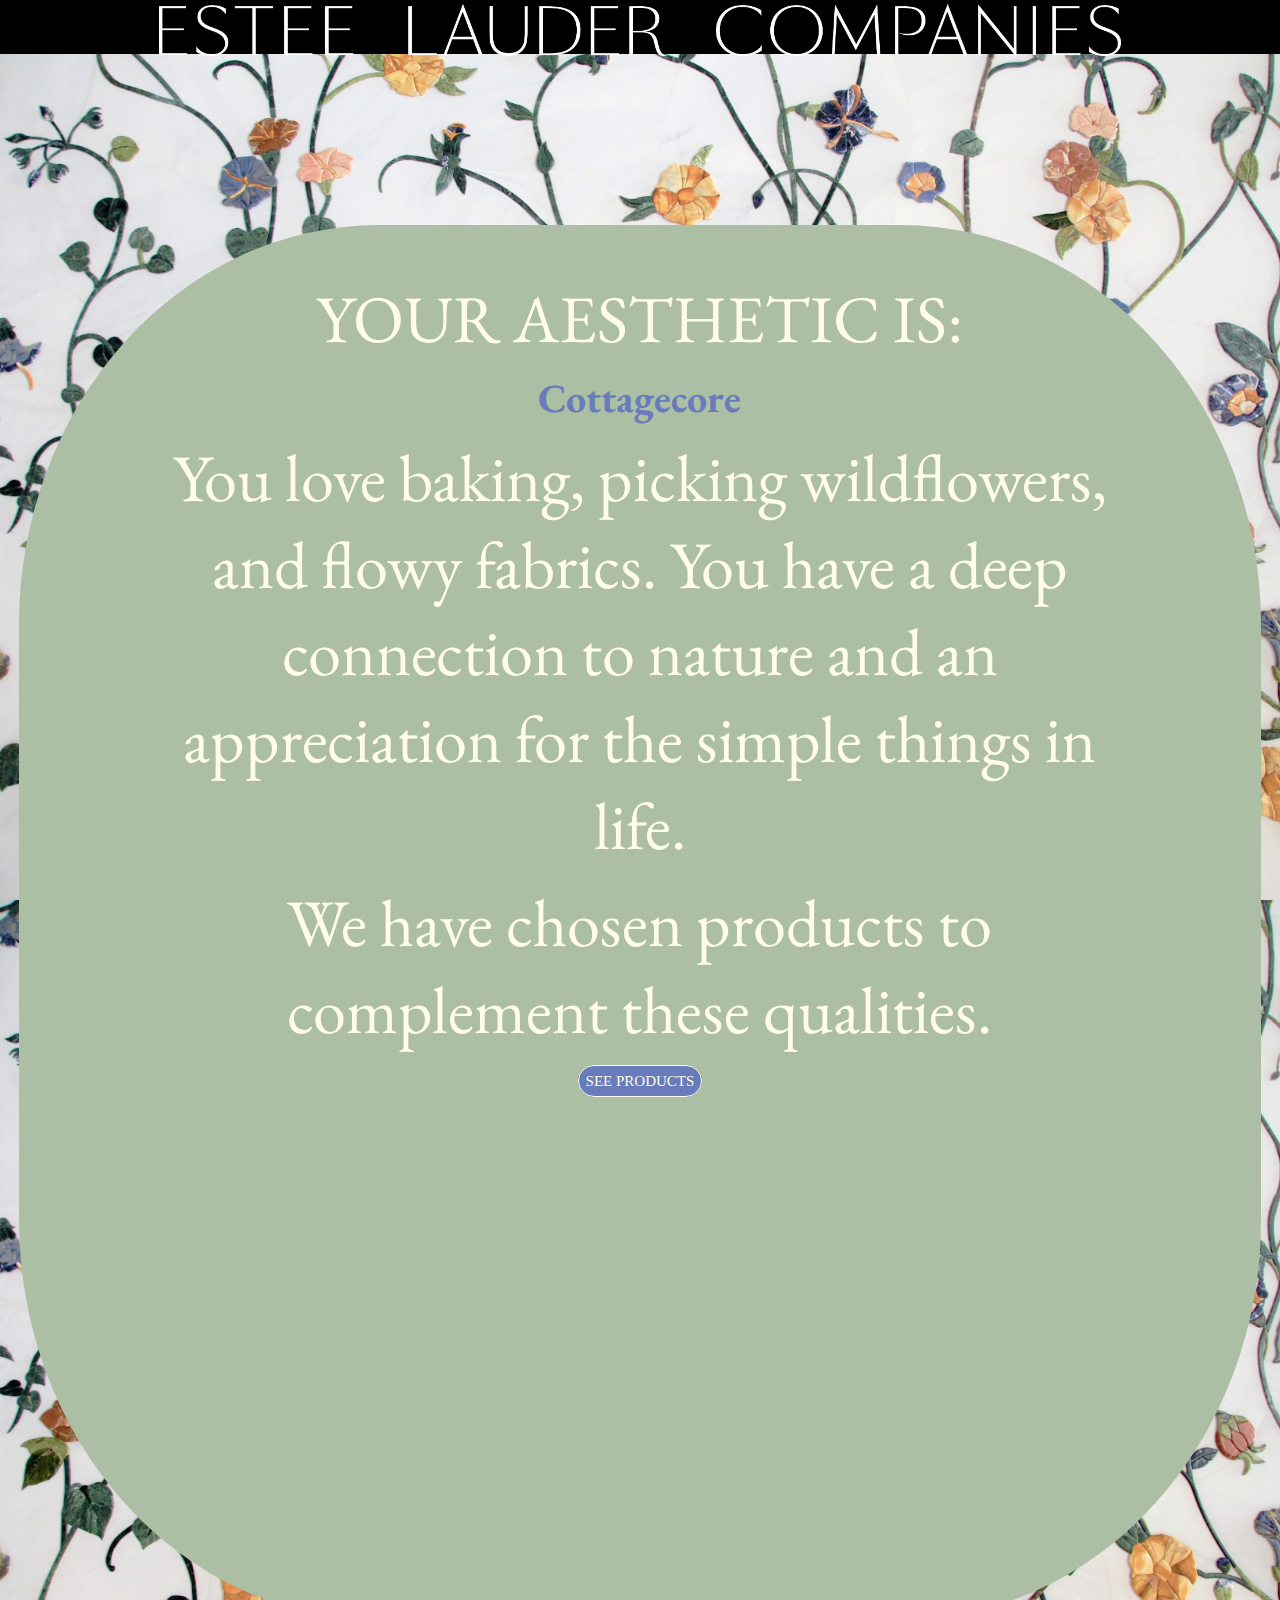
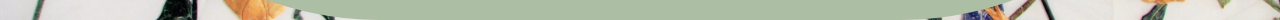
<file: cottagecore/ccIndex.html>
<!DOCTYPE html>
<html lang="en">
<head>
    <meta charset="UTF-8">
    <meta http-equiv="X-UA-Compatible" content="IE=edge">
    <meta name="viewport" content="width=device-width, initial-scale=1.0">
    <title>CC Landing Page</title>
    <link rel="stylesheet" href="ccApp.css">
    <link rel="stylesheet" href="../cartstyles.css">

</head>
<body class= "flex-column-center text-center" background="ccImages/CC_Background.jpg" style="background-size: cover">
    <div class="spotlight" style="background-color: #ACBEA3">

    </div>
</body>
</html>

<body background="ccImages/CC_Background.jpg" style="background-size: cover">
    <header class="navbar">
		<div class="index-navbar-div">
			<img
				id="logo"
				src="../images/ELC_Logo-Horizontal_White.png"
				alt="Estee-Lauder-Logo"
			/>
		</div>
	</header>
    <div class="flex-column-center text-center scrolling circle-container">
        <div class= "spotlight aesthetic-circle" style="background-color: #ACBEA3">
            <div id="cc-div">
                <h3 class="CC-Font index-desc" id="aesthetic-heading">YOUR AESTHETIC IS:</h3>
                <h1 class="CC-Font index-desc" id="aesthetic" style="color: #687BBA"> Cottagecore</h1> 
                <h3 class="CC-Font index-desc" id="aesthetic-description">You love baking, picking
                    wildflowers, and flowy fabrics.
                    You have a deep connection
                    to nature and an appreciation
                    for the simple things in life.</h3>
                <h3 class="CC-Font index-desc" id="Sell" style="padding-bottom: 1rem">We have chosen products to complement these qualities.</h3>
                <a style='color: #FFFDE7' class="CC-btn" href="ccProducts.html">SEE PRODUCTS</a>
            </div>
        </div>
    </div>
</body>
</html>
</file>
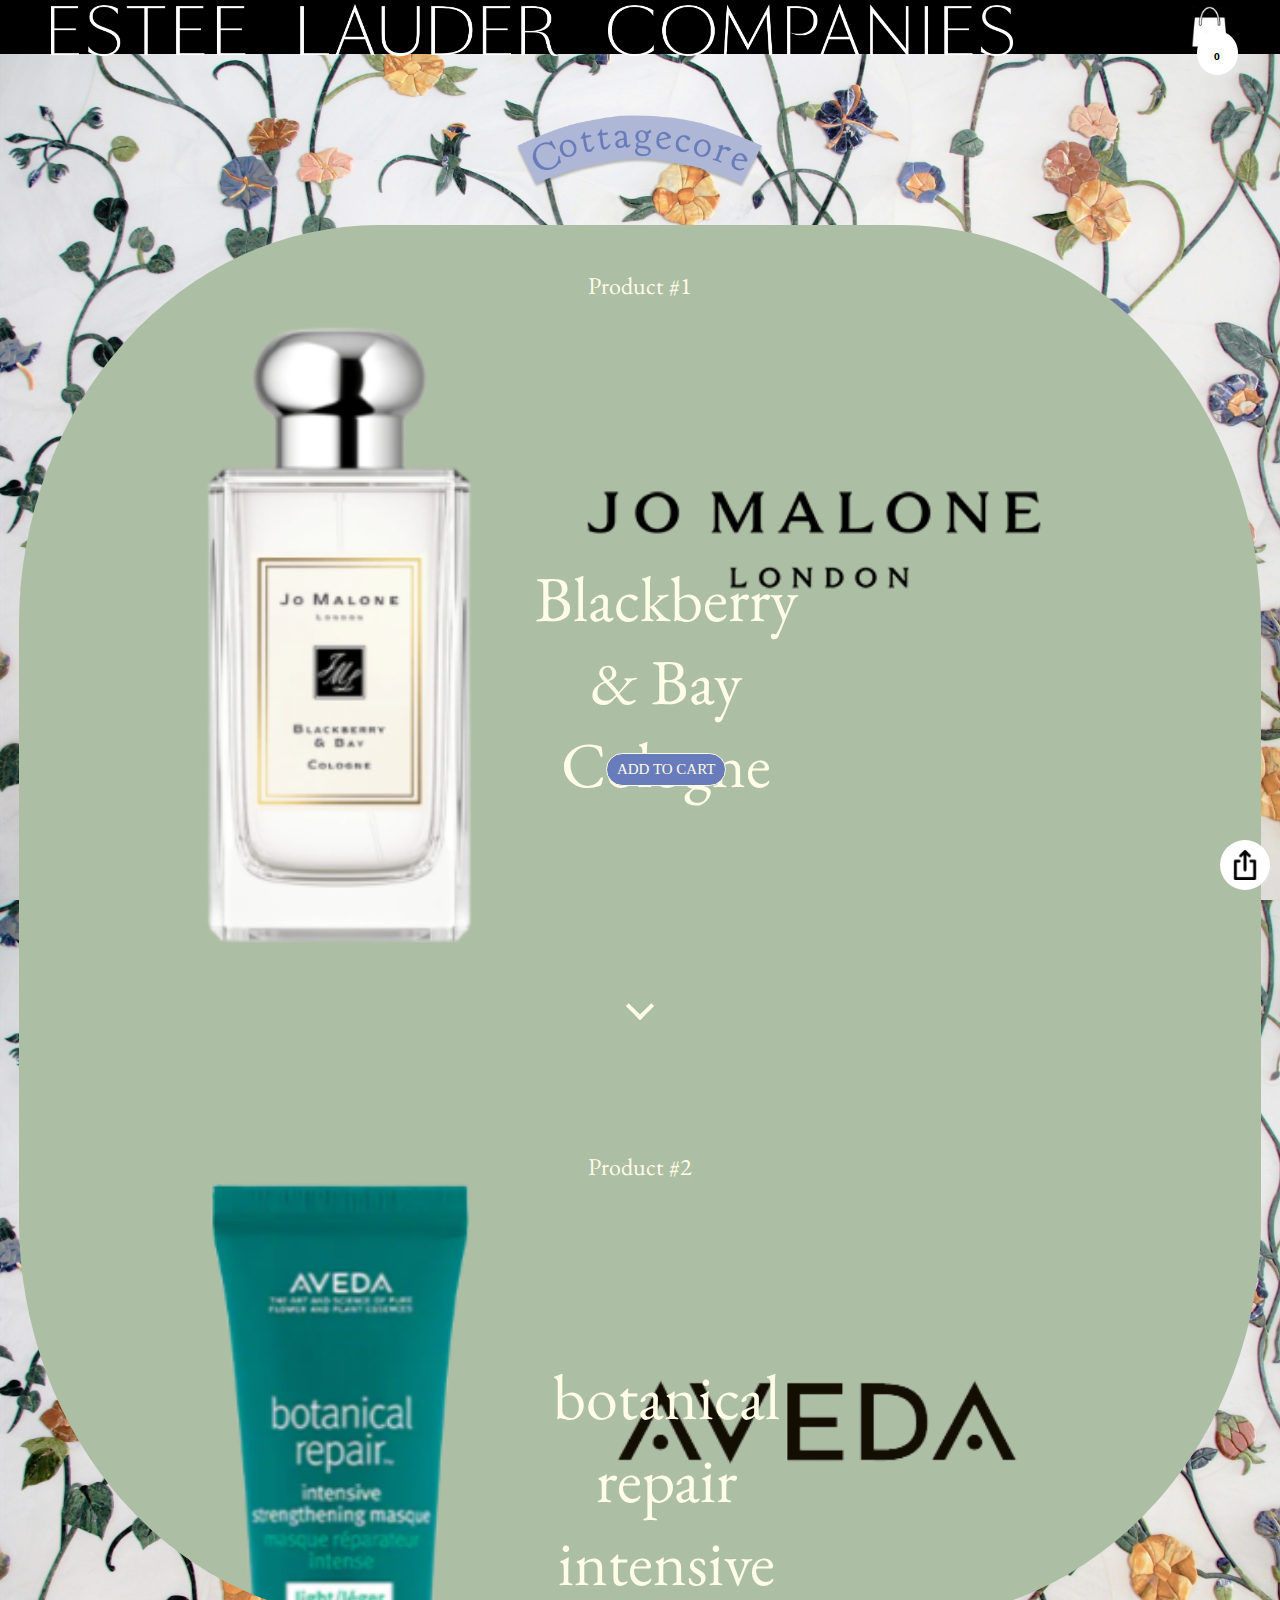
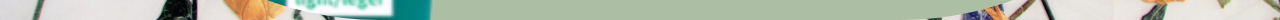
<file: cottagecore/ccProducts.html>
<!DOCTYPE html>
<html lang="en">
  <head>
    <meta charset="UTF-8" />
    <meta http-equiv="X-UA-Compatible" content="IE=edge" />
    <meta name="viewport" content="width=device-width, initial-scale=1.0" />
    <title>CC Landing Page</title>
    <link rel="stylesheet" href="ccApp.css"/>
    <link rel="stylesheet" href="../cartstyles.css">
    <script type="text/javascript" src="../products.js"></script>
    <script type="text/javascript" src="ccProducts.js"></script>
  </head>
  <body background="ccImages/CC_Background.jpg" style="background-size: cover">
    <!-- shopping cart -->
    <header class="navbar">
      <div class="navbar-div">
        <img
          id="logo"
          src="../images/ELC_Logo-Horizontal_White.png"
          alt="Estee-Lauder-Logo"
        />

        <div class="cart">
          <div class="cart-icon">
            <input id="cart-btn" type="image" src="../images/shopping-bag.jpg" />
            <div id="cart-count">0</div>
          </div>

          <div id="cart-window" class="cart-contents hidden">
            <header>
              <p>Your Bag</p>
              <input
                id="exit-cart-btn"
                type="image"
                src="../images/exit-icon.jpg"
              />
            </header>

            <div id="cart-list" class="cart-items"></div>

            <footer class="cart-footer">
              <div class="subtotal">
                <p>Subtotal:</p>
                <p id="subtotal-price">$0.00</p>
              </div>
              <div class="checkout">
                <button>Checkout</button>
              </div>
            </footer>
          </div>
        </div>
      </div>
    </header>
    <!-- end of shopping cart -->
    <div id="products-section" class="flex-column-center text-center">
      <img
        id="cc-label"
        src="ccImages/CC_Label.png"
        alt="CC"
        width="250"
        height="auto"
      />
      <div
        class="spotlight product-list"
        id="products-container"
        style="background-color: #acbea3"
      >
      </div>
      <div class="share-circle justify-center align-center">
        <img src="../images/share.png" alt="Upload" width="30rem" />
      </div>
    </div>
  </body>
</html>
</file>
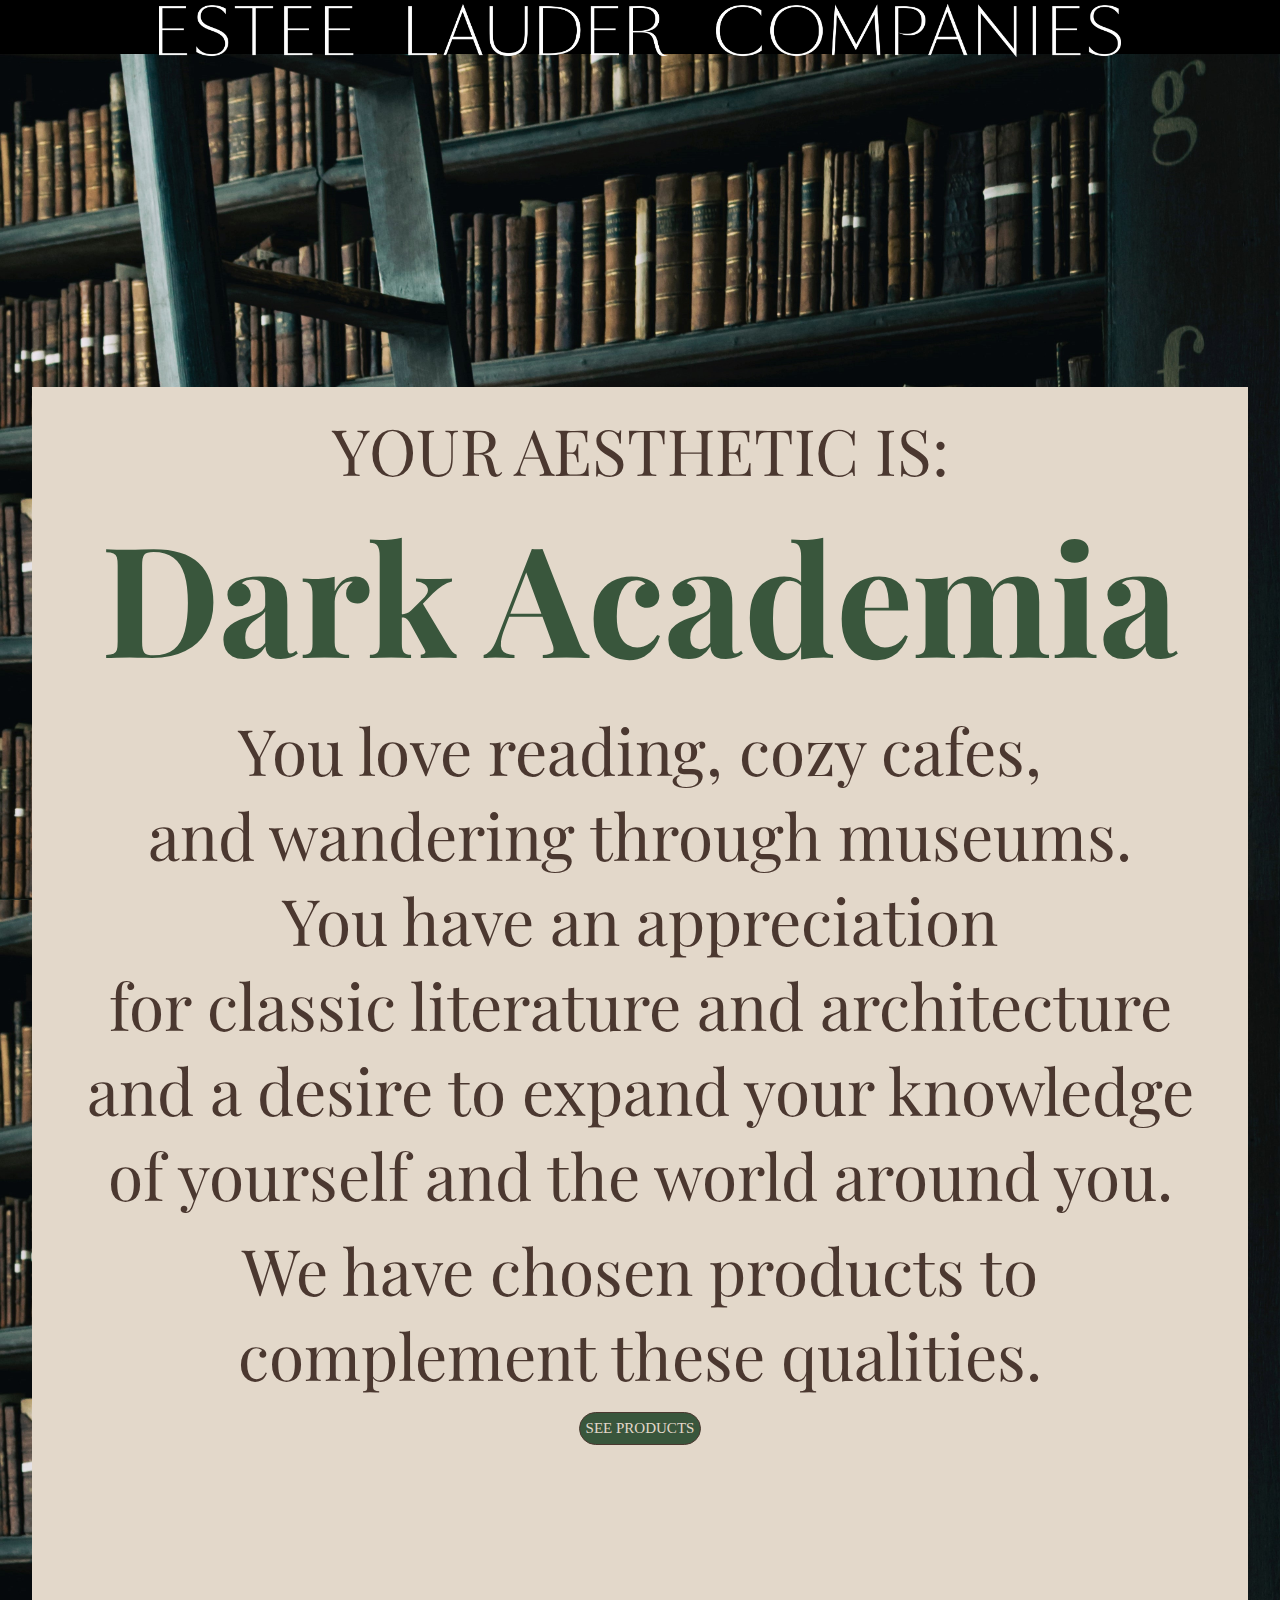
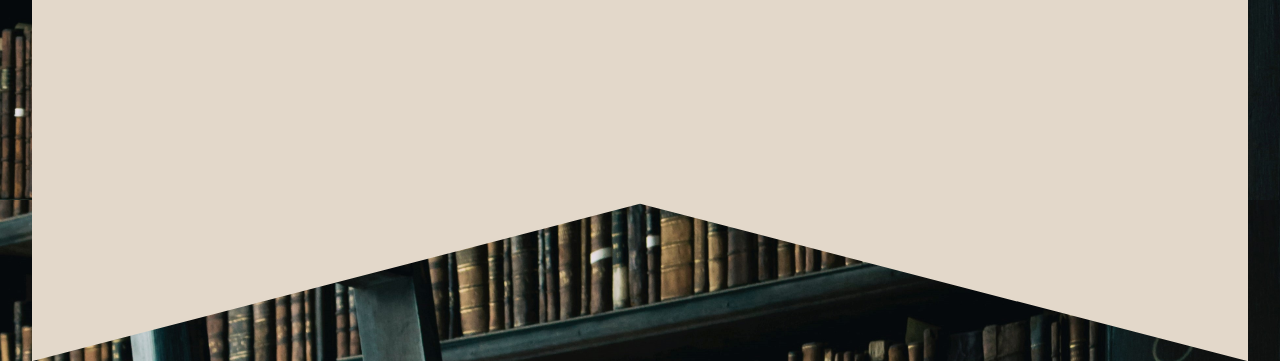
<file: darkacademia/DA_Index.html>
<!DOCTYPE html>
<html lang="en">

<head>
    <meta charset="UTF-8">
    <meta http-equiv="X-UA-Compatible" content="IE=edge">
    <meta name="viewport" content="width=device-width, initial-scale=1.0">
    <title>DA Landing Page</title>
    <!-- <link href="https://fonts.googleapis.com/css2?family=Playfair+Display:ital@1&display=swap" rel='stylesheet'
        type='text/css'> -->
    <!-- <link rel="preconnect" href="https://fonts.googleapis.com">
    <link rel="preconnect" href="https://fonts.gstatic.com" crossorigin>
    <link href="https://fonts.googleapis.com/css2?family=Playfair+Display:ital@1&display=swap" rel="stylesheet"> -->
    <link rel="stylesheet" href="daApp.css">
    <link rel="stylesheet" href="../cartstyles.css">
</head>

<body background="DA_Images/DA_Background.jpg" style="background-size: cover">
    <header class="navbar">
        <div class="index-navbar-div">
            <img id="logo" src="../images/ELC_Logo-Horizontal_White.png" alt="Estee-Lauder-Logo" />
        </div>
    </header>
    <div class="flex-column-center text-center scrolling aesthetic-container">
        <div class="spotlight-flag product-list" style="background-color: #E3D8CA">
            <h3 class='DA-Font' id="your-aesthetic-is">YOUR AESTHETIC IS:</h3>
            <h1 class='DA-Font' id="Aesthetic" style="color: #39563C"> Dark Academia</h1>
            <h3 class='DA-Font' id="Description">You love reading, cozy cafes,<br>
                and wandering through museums.<br>
                You have an appreciation<br>
                for classic literature and architecture<br>
                and a desire to expand your knowledge<br>
                of yourself and the world around you.</h3>
            <h3 class='DA-Font' id="Sell">We have chosen products to<br>complement these qualities.</h3>
            <a id="see-products-btn" class="DA-btn" href="DA_Products.html">SEE PRODUCTS</a>
        </div>
    </div>
</body>

</html>
</file>
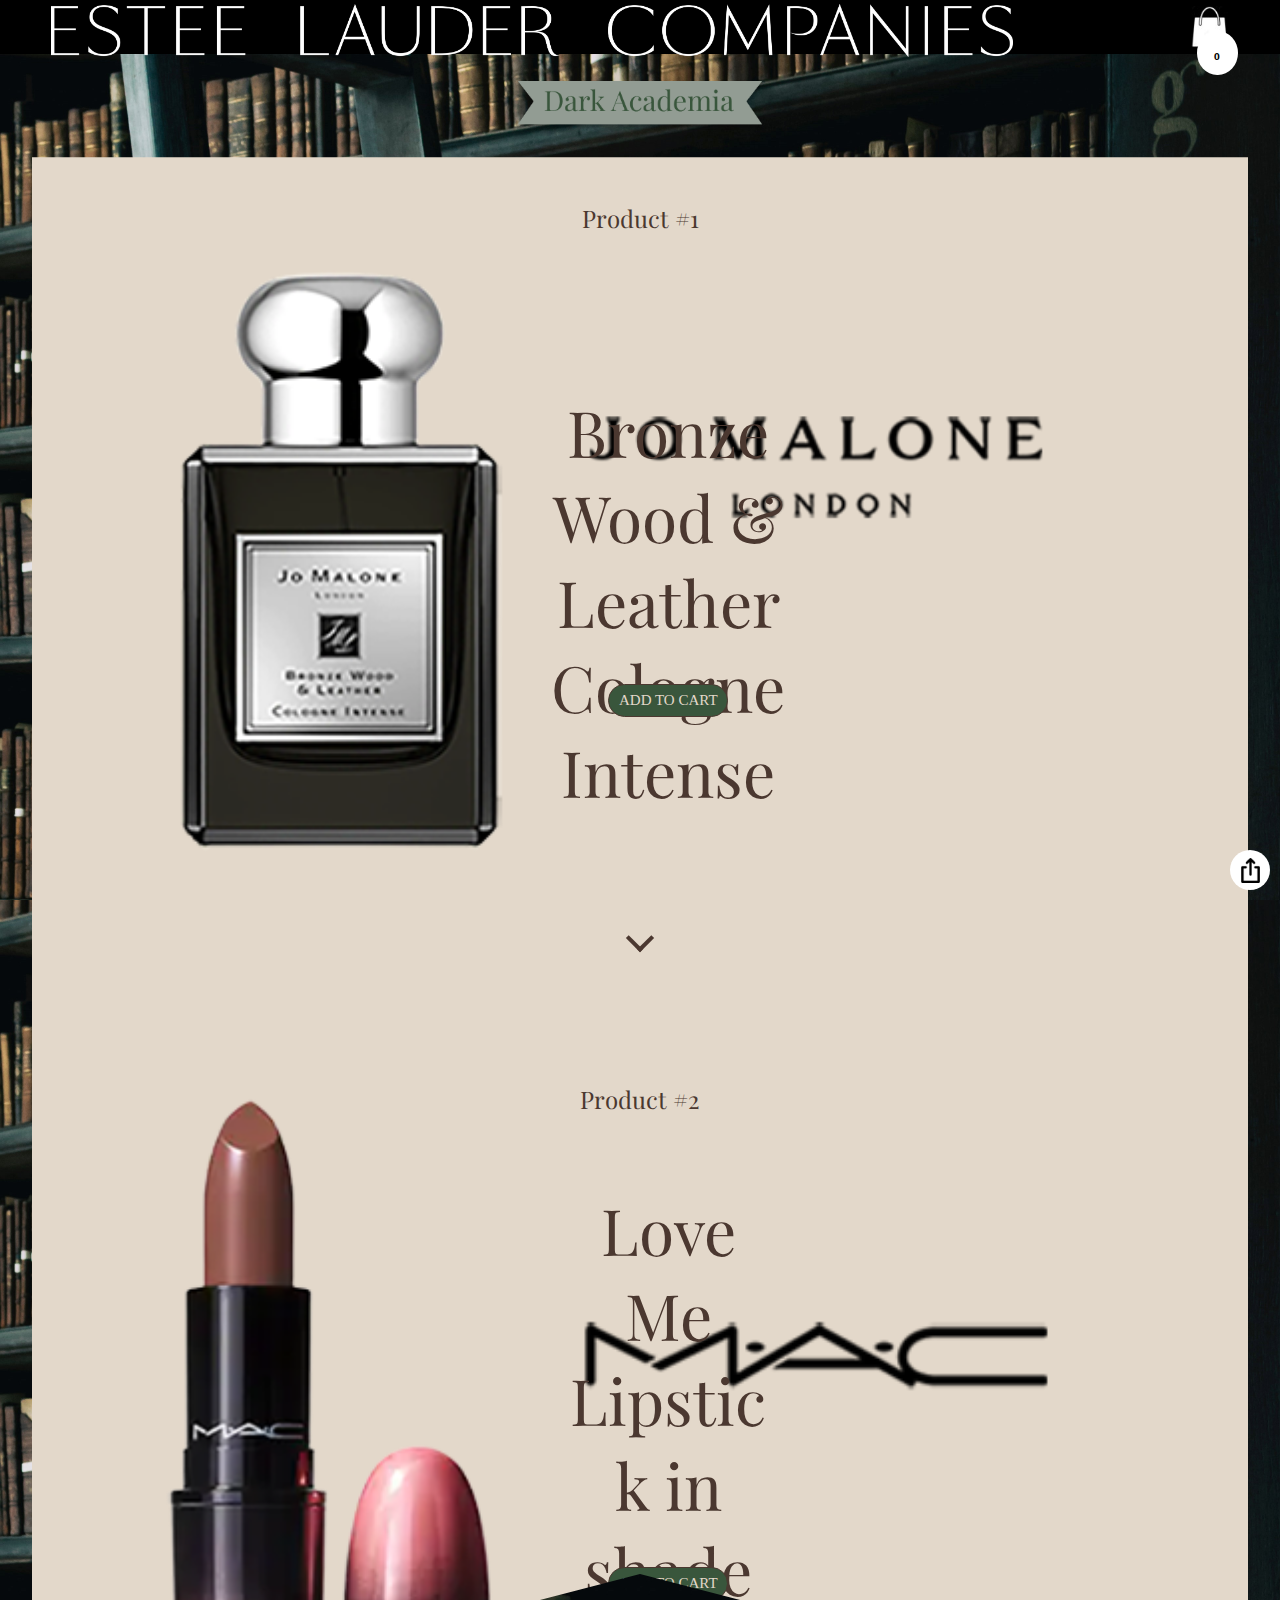
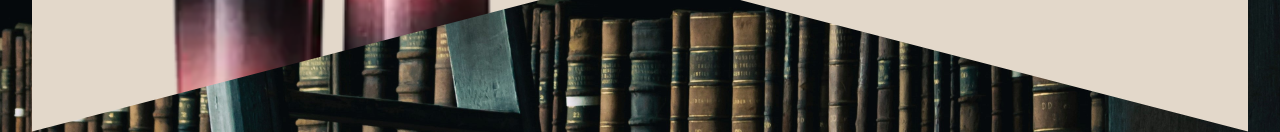
<file: darkacademia/DA_Products.html>
<!DOCTYPE html>
<html lang="en">
<head>
    <meta charset="UTF-8">
    <meta http-equiv="X-UA-Compatible" content="IE=edge">
    <meta name="viewport" content="width=device-width, initial-scale=1.0">
    <title>DA Products</title>
    <link href="https://fonts.googleapis.com/css2?family=Playfair+Display:ital@1&display=swap" rel='stylesheet' type='text/css'>
    <link rel="stylesheet" href="daApp.css">
    <link rel="stylesheet" href="../cartstyles.css">
    <script type="text/javascript" src="../products.js"></script>
    <script type="text/javascript" src="daProducts.js"></script>
</head>
<body background= "DA_Images/DA_Background.jpg" style="background-size: cover">
    <header class="navbar">
		<div class="navbar-div">
			<img
				id="logo"
				src="../images/ELC_Logo-Horizontal_White.png"
				alt="Estee-Lauder-Logo"
			/>
            <div class="cart">
                <div class="cart-icon">
                  <input id="cart-btn" type="image" src="../images/shopping-bag.jpg" />
                  <div id="cart-count">0</div>
                </div>
      
                <div id="cart-window" class="cart-contents hidden">
                  <header>
                    <p>Your Bag</p>
                    <input
                      id="exit-cart-btn"
                      type="image"
                      src="../images/exit-icon.jpg"
                    />
                  </header>
      
                  <div id="cart-list" class="cart-items"></div>
      
                  <footer class="cart-footer">
                    <div class="subtotal">
                      <p>Subtotal:</p>
                      <p id="subtotal-price">$0.00</p>
                    </div>
                    <div class="checkout">
                      <button>Checkout</button>
                    </div>
                  </footer>
                </div>
		</div>
	</header>
    <div id="products-section" class="flex-column-center text-center">
        <img
            id="DA-label"
            src="DA_Images/DA_Label.png"
            alt="DA"
            width="250"
            height="auto"
        />
        <div id="products-container" class="spotlight-flag product-list" style="background-color: #E3D8CA">
            
        </div>
        <div class="share-circle justify-center align-center">
            <img src="../images/share.png" alt="Upload" width="25rem" />
        </div>
    </div>
</body>
</html>
</file>
<file: cottagecore/ccApp.css>
@import url('https://fonts.googleapis.com/css2?family=Playfair+Display:ital@1&display=swap');
@import url('https://fonts.googleapis.com/css2?family=EB+Garamond&display=swap');
@import url('https://fonts.googleapis.com/css2?family=Turret+Road&display=swap');
/* @import url('//db.onlinewebfonts.com/c/1303f23ac6a9bad6b7d1978d846636d2?family=Optima+LT+Std'); */

@font-face { 
    font-family: OptimaLTStd;
    src: url('../fonts/OptimaLTStd.ttf');
}

@font-face { 
    font-family: OptimaLTStd;
    src: url('../fonts/OptimaLTStd-DemiBold.ttf');
    font-weight: bold;
}

@font-face {
    font-family: NotoSans;
    src: url("../fonts/NotoSans-Medium.ttf");
}
@font-face {
    font-family: NotoSans;
    src: url("../fonts/NotoSans-Light.ttf");
    font-weight: 100;
}
@font-face {
    font-family: NotoSans;
    src: url("../fonts/NotoSans-Bold.ttf");
    font-weight: bold;
}
@font-face {
    font-family: NotoSans;
    src: url("../fonts/NotoSans-LightItalic.ttf");
    font-style: italic;
}

.hidden {
    visibility: hidden !important;
    /* opacity: 0; */
}

:root {
    font-size: 62.5%;
    width: 100%;
    height: 100%;
}

/* *{
    font-family: Playfair Display, serif;
    margin: 0;
    padding: 0;
    color: #E9D6C3 
} */

html,body {
    height:100%;
    margin: 0;
}

h1,
h2,
h3,
h4 {
    margin-bottom: 1rem;
}

h1{
    font-size: 5rem;
    margin-bottom: 2rem;
    margin-top: 0;
}
h1 > span {
    font-size: 2.4rem;
    font-weight: 100;
}
h2{
    font-size: 2.4rem;
    margin-bottom: 1rem;
    margin-top: 0;
    font-weight: 50;
}
h3{
    font-size: 5.7vw;
    margin-bottom: 1rem;
    margin-top: 1rem;
    font-weight: 50;
}
h4{
    font-size: 2rem;
    font-family: "Optima LT Std";
    /* margin-bottom: 0.1rem; */
    margin-top: 1rem;
    font-weight: 50;
}


/* UTILITIES */

.share-overlay {
    position: absolute;
    bottom: 0;
    display: flex; 
    width: 100vw; 
    height: 10vh; 
    background-color:rgba(255,255,255, 1); 
}

.share-circle {
    position: absolute;
    bottom: 0;
    right: 0;
    margin: 1rem;
    display: flex;  
    z-index: 2; /* Specify a stack order in case you're using a different order for other elements */
    width: 50px;
    height: 50px;
    border-radius: 50%;
    background-color: rgba(255,255,255, 1);
}

.spotlight {
    position: absolute;
    top: 25vh;
    display: flex;  
    z-index: 2; /* Specify a stack order in case you're using a different order for other elements */
    /* width: 97vw; */
    border-radius: 360px / 400px;
}

.spotlight-sq {
    position: absolute;
    top: 15vh;
    display: flex;  
    z-index: 2; /* Specify a stack order in case you're using a different order for other elements */
    width: 35rem;
    height: 30rem;
}

.spotlight-flag {
    position: relative;
    box-sizing: content-box;
    padding-top: 5rem;
    z-index: 2; /* Specify a stack order in case you're using a different order for other elements */
    width: 35rem;
    height: 30rem;
}

.spotlight-flag:after {
    content: "";
    position: absolute;
    left: 0;
    bottom: 0;
    width: 0;
    height: 0;
    border-bottom: 5rem solid #eee;
    border-left: 17.5rem solid transparent;
    border-right: 17.5rem solid transparent;
    z-index: 2; /* Specify a stack order in case you're using a different order for other elements */
}

.arrow {
    border: solid #FFFDE7;
    border-width: 0 4px 4px 0;
    display: inline-block;
    padding: 8px;
    margin-bottom: 10vh;
}

.up {
    transform: rotate(-135deg);
    -webkit-transform: rotate(-135deg);
    margin-bottom: 5vh;
}
  
.down {
    transform: rotate(45deg);
    -webkit-transform: rotate(45deg);
}

.container {
    width: 100vw;
    height: 100vh;
    display: flex;
    justify-content: center;
    align-items: center;
    max-width: 80rem;
    margin: 0 auto;
}

.container > * {
    width: 100%;
}

.product-list {
    display: flex;
    flex-direction: column;
    align-items: center;
    text-align: center;
    /*padding-top: 5rem;*/
    overflow: scroll;
    height: 109vw;
    width: 97vw;
}

.product {
    display: flex;
    position: relative;
    height: 72vh;
    width: 82%;
    flex-direction: row;
    align-items: center;
    flex-grow: 1;
    margin-bottom: 3vh;
}

.product-header {
    padding-top: 5vh;
}

.product-info {
    display: flex;
    flex-direction: column;
    align-items: center;
}

.flex-column-center{
    display: flex;
    flex-direction: column;
    align-items: center;
}

.flex-row-center{
    display: flex;
    flex-direction: row;
    align-items: center;
}

.align-center{
    align-items: center;
}

.justify-center {
    justify-content: center;
}

.text-center {
    text-align: center;
}

.scrolling {
    overflow: scroll;
}

::-webkit-scrollbar {
    display: none; /* hides scrollbars */
}

.aesthetic-circle {
    display: flex;
    flex-direction: column;
    align-items: center;
    justify-content: center;
    text-align: center;
    /* overflow: scroll; */
    top: 25vh;
    height: 109vw;
    width: 97vw;
}

#cc-div {
    overflow-wrap: break-word;
    height: 140vw;
    width: 78vw;
}

.product-img {
    width: 40%;
    float: left;
    /* margin-left: 19rem; */
    margin-right: 2rem;
}

.brand-logo {
    width: 40vw;
    height: auto;
}

.product-desc {
    margin-top: 0;
    margin-bottom: 0;
    font-size: 5vw;
}

.prod-desc-div {
    display: flex;
    flex-direction: column; 
    justify-content: center;
    align-items: center;
    height: 16vh;
}

.prod-category {
    font-size: 1.7rem;
}

.prod-info-container {
    overflow-wrap: break-word;
    width: 24vh;
}

/* FONTS */

.DA-Font {
	font-family: "Playfair Display", serif;
    margin: 0;
    padding: 0;
    color: #E9D6C3;
}

.CC-Font {
	font-family: "EB Garamond", serif; 
    /* margin: 0;
    padding: 0; */
    color: #FFFDE7; 
}

.index-desc {
    font-size: 5.2vw
}

#aesthetic {
    font-size: 4rem;
    margin-bottom: 0;
}

.EC-Font {
	font-family: "Turret Road", cursive;
    margin: 0;
    padding: 0;
    color: #F5F5F5; 
}

#cc-label {
    margin-top: 5.5vh;
}

#aesthetic-heading {
    margin-top: 5.5vh;
}

/* BUTTONS */

.DA-btn {
    font-size: 1.5rem;
    padding: 0.7rem 0;
    width: 12rem;
    text-align: center;
    border: 0.1rem solid #E9D6C3;
    border-radius: 25px;
    margin-bottom: 1rem;
    text-decoration: none;
    font-family: "Optima LT Std";
    color: #E9D6C3;
    background-color: #30321C;
}

.CC-btn {
    font-size: 1.5rem;
    padding: 0.7rem;
    width: 12rem;
    text-align: center;
    border: 0.1rem solid #FFFDE7;
    border-radius: 25px;
    margin-bottom: 1rem;
    text-decoration: none;
    font-family: "Optima LT Std";
    color: #FFFDE7;
    background-color: #687BBA;
}

.EC-btn {
    font-size: 1.5rem;
    padding: 0.7rem 0;
    width: 12rem;
    text-align: center;
    justify-content: center;
    border: 0.1rem solid #F5F5F5;
    border-radius: 25px;
    margin-bottom: 1rem;
    text-decoration: none;
    font-family: "Optima LT Std";
    color: #393E41;
    background-color: #2B237D;
}

.DA-btn:hover {
    cursor: pointer;
    box-shadow: 0 0.4rem 2.4rem 0 rgba(0, 0, 0, 0.5); 
    transform: translateY(-0.1rem);
    transition: transform 150ms;
}

.CC-btn:hover {
    cursor: pointer;
    box-shadow: 0 0.4rem 2.4rem 0 rgba(0, 0, 0, 0.5); 
    transform: translateY(-0.1rem);
    transition: transform 150ms;
}

.EC-btn:hover {
    cursor: pointer;
    box-shadow: 0 0.4rem 2.4rem 0 rgba(0, 0, 0, 0.5); 
    transform: translateY(-0.1rem);
    transition: transform 150ms;
}

.share-btn:hover {
    cursor: pointer;
    box-shadow: 0 0.4rem 2.4rem 0 rgba(0, 0, 0, 0.5); 
    transform: translateY(-0.1rem);
    transition: transform 150ms;
}

.btn[disabled]:hover {
    cursor: not-allowed;
    box-shadow: none;
    transform: none;
}
</file>
<file: cartstyles.css>
@font-face {
  font-family: OptimaLTStd;
  src: url("fonts/OptimaLTStd.ttf");
}

@font-face {
  font-family: OptimaLTStd;
  src: url("fonts/OptimaLTStd-DemiBold.ttf") format("ttf"),
    url("fonts/OptimaLTStd-DemiBold.woff") format("woff"),
    url("fonts/OptimaLTStd-DemiBold.woff2") format("woff2");
  font-weight: bold;
}

@font-face {
  font-family: NotoSans;
  src: url("fonts/NotoSans-Medium.ttf") format("ttf"),
    url("fonts/NotoSans-Medium.woff") format("woff"),
    url("fonts/NotoSans-Medium.woff2") format("woff2");
}
@font-face {
  font-family: NotoSans;
  src: url("fonts/NotoSans-Light.ttf"),
    url("fonts/NotoSans-LightItalic.woff") format("woff"),
    url("fonts/NotoSans-LightItalic.woff2") format("woff2");
  font-weight: 100;
}
@font-face {
  font-family: NotoSans;
  src: url("fonts/NotoSans-Bold.ttf") format("ttf"),
    url("fonts/NotoSans-Bold.woff") format("woff"),
    url("fonts/NotoSans-Bold.woff2") format("woff2");
  font-weight: bold;
}
@font-face {
  font-family: NotoSans;
  src: url("fonts/NotoSans-LightItalic.ttf") format("ttf"),
    url("fonts/NotoSans-LightItalic.woff") format("woff"),
    url("fonts/NotoSans-LightItalic.woff2") format("woff2");
  font-style: italic;
}

.hidden {
  visibility: hidden !important;
  /* opacity: 0; */
}

/* navbar styles */

.navbar {
  background-color: black;
  width: 100%;
}

.navbar-div {
  display: flex;
  justify-content: space-between;
  align-items: center;
  /* position: relative; */
  height: 6vh;
  /* font-family: 'providence-bold';
  src: url('/fonts/OptimaLTStd.ttf'); */
  /* background-color: rgb(138, 38, 38);    */
  margin-left: 4%;
  margin-right: 4%;
  /* width: 100%; */
}

.index-navbar-div {
  display: flex;
  justify-content: center;
  align-items: center;
  height: 6vh;
  margin-left: 4%;
  margin-right: 4%;
}

#logo {
  display: block;
  /* left: 50%; */
  max-height: 4.7vw;
  width: auto;
}

/* shopping cart styles */

.cart {
  display: flex;
  /* justify-content: center; */
}

#cart-btn {
  /* max-height: 5%; */
  max-width: 75%;
  margin-left: auto;
  /* margin-right: auto; */
}

.cart-icon {
  margin-left: 35px;
  display: flex;
}

#cart-count {
  position: absolute;
  width: 3.2vw;
  height: 3.5vw;
  border-radius: 50%;
  background-color: white;
  top: 3.4vh;
  right: 3.3vw;
  color: black;
  text-align: center;
  line-height: 4.25vw;
  font-family: NotoSans;
  font-weight: bold;
  font-size: 1.1vh;
}

#cart-list {
  overflow: scroll;
  max-height: 70%;
}

.cart-contents {
  height: 114vw;
  width: 70vw;
  right: 1px;
  top: 6vh;
  position: absolute;
  background-color: white;
  z-index: 996;
}

.cart-contents > header > p {
  font-family: OptimaLTStd;
  color: black;
  font-size: 1.7rem;
  margin: 0;
}

.cart-contents header {
  padding: 0.4rem 0.8rem 0.4rem 0.8rem;
  display: flex;
  justify-content: space-between;
  align-items: center;
  border-bottom: 0.2px solid black;
}

#exit-cart-btn {
  max-width: 13%;
}

.cart-items {
  padding: 0.8rem;
}

.cart-product-img {
  max-width: 7vh;
  float: left;
  /* margin: 0px 10px 5px 5px; */
  margin-right: 10px;
}

.cart-product-name {
  font-family: NotoSans;
  font-size: 3vw;
}

.cart-product-details,
.cart-product-qty {
  font-family: NotoSans;
  font-weight: 100;
  font-size: 1.2rem;
  color: black;
}

.cart-product-qty {
  font-family: NotoSans;
  font-style: italic;
  font-size: 1.7vh;
}

a:link {
  text-decoration: none;
}

.cart-product {
  margin-bottom: 30px;
}

.cart-product-price {
  font-family: NotoSans;
  font-weight: bold;
  font-size: 3.5vw;
  color: black;
}

.subtotal {
  display: flex;
  justify-content: space-between;
}

.cart-footer {
  padding: 10px 10px 0 10px;
  position: absolute;
  bottom: 0;
  width: 92%;
  border-top: 0.2px solid black;
  background-color: white;
}

.subtotal p {
  font-family: OptimaLTStd;
  color: black;
  font-size: 1.6rem;
  margin: 0;
}

.checkout {
  display: flex;
  justify-content: center;
  align-items: center;
}

.checkout button {
  width: 100%;
  height: 4.3vh;
  font-family: OptimaLTStd;
  font-weight: bold;
  font-size: 2.3vh;
  text-transform: uppercase;
  color: black;
  margin: 10px 0 10px 0;
  line-height: 4.3vh;
}

.cart-product-info p {
  margin: 0;
  font-family: NotoSans;
}

.cart-product-brand {
  font-size: 1rem;
}

#cart-window {
  border: 0.2px solid black;
  visibility: visible;
  opacity: 1;
}

.cart-delete-btn {
  font-family: NotoSans;
  font-size: 1rem;
  line-height: 1rem;
}
</file>
<file: darkacademia/daApp.css>
@import url("https://fonts.googleapis.com/css2?family=Playfair+Display:ital@1&display=swap");
@import url("https://fonts.googleapis.com/css2?family=EB+Garamond&display=swap");
@import url("https://fonts.googleapis.com/css2?family=Turret+Road&display=swap");

@font-face {
  font-family: Playfair Display;
  src: url("../fonts/PlayfairDisplay.ttf");
}

@font-face {
    font-family: OptimaLTStd;
    src: url('../fonts/OptimaLTStd.ttf');
}

@font-face {
    font-family: OptimaLTStd;
    src: url('../fonts/OptimaLTStd-DemiBold.ttf');
    font-weight: bold;
}

@font-face {
    font-family: NotoSans;
    src: url("../fonts/NotoSans-Medium.ttf");
}
@font-face {
    font-family: NotoSans;
    src: url("../fonts/NotoSans-Light.ttf");
    font-weight: 100;
}
@font-face {
    font-family: NotoSans;
    src: url("../fonts/NotoSans-Bold.ttf");
    font-weight: bold;
}
@font-face {
    font-family: NotoSans;
    src: url("../fonts/NotoSans-LightItalic.ttf");
    font-style: italic;
}

.hidden {
    visibility: hidden !important;
    /* opacity: 0; */
}

:root {
    font-size: 62.5%;
    width: 100%;
    height: 100%;
}

body {
    margin: 0;
}

/* *{
    font-family: Playfair Display, serif;
    margin: 0;
    padding: 0;
    color: #E9D6C3
} */

html,body {
    height:100%;
}

h1,
h2,
h3,
h4 {
    margin-bottom: 1rem;
}

h1 {
    font-size: 12vw;
    margin-bottom: 2rem;
    margin-top: 0;
}
h1 > span {
    font-size: 2.4rem;
    font-weight: 100;
}
h2{
    font-size: 2.4rem;
    margin-bottom: 1rem;
    margin-top: 0;
    font-weight: 50;
}
h3{
    font-size: 5vw;
    margin-bottom: 1rem;
    margin-top: 1rem;
    font-weight: 50;
}
h4{
    font-size: 1.8rem;
    margin-bottom: 3rem;
    margin-top: 3rem;
    margin-left: 1rem;
    margin-right: 1rem;
    font-weight: 50;
}


/* UTILITIES */

.overlay {
    position: absolute;
    top: 10vh;
    display: flex;
    width: 100vw;
    height: 80vh;
    background-color: rgba(75, 56, 48, 1);
    z-index: 2; /* Specify a stack order in case you're using a different order for other elements */
    cursor: pointer; /* Add a pointer on hover */
}

#DA-label {
    margin: 3vh;
}

.spotlight {
    position: absolute;
    top: 15vh;
    display: flex;
    z-index: 2; /* Specify a stack order in case you're using a different order for other elements */
    width: 37.5rem;
    border-radius: 350px / 400px;
}

.spotlight-sq {
    position: absolute;
    top: 20.5vh;
    display: flex;
    z-index: 2; /* Specify a stack order in case you're using a different order for other elements */
    width: 35rem;
    height: 30rem;
}

.spotlight-flag {
    position: relative;
    --notch: 40px;
    clip-path:
        polygon(
            0% 0%,     /* top left */
            100% 0%,    /* top right */
            100% 100%,  /* bottom right */
            50% 90%,  /* flag point */
            0 100%      /* bottom left */
        );
    /* padding-top: 5rem; */
    z-index: 2; /* Specify a stack order in case you're using a different order for other elements */
    width: 95vw;
    /* height: 30rem; */
}

.container {
    width: 100vw;
    height: 100vh;
    display: flex;
    justify-content: center;
    align-items: center;
    max-width: 80rem;
    margin: 0 auto;
}

.container > * {
    width: 100%;
}

.product {
    display: flex;
    position: relative;
    height: 100vh;
    flex-direction: row;
    align-items: center;
    flex-grow: 1;
}

.product-info {
    display: flex;
    flex-direction: column;
    align-items: center;
}

.flex-column-center{
    display: flex;
    flex-direction: column;
    align-items: center;
}

.flex-row-center{
    display: flex;
    flex-direction: row;
    align-items: center;
}

.align-center{
    align-items: center;
}

.justify-center {
    justify-content: center;
}

.text-center {
    text-align: center;
}

.scrolling {
    overflow: scroll;
}

::-webkit-scrollbar {
    display: none; /* hides scrollbars */
}

/* FONTS */

.DA-Font {
	font-family: "Playfair Display", serif;
    margin-bottom: 0;
    padding: 0;
    color: #4B3830;
}

.CC-Font {
	font-family: "EB Garamond", serif;
    margin: 0;
    padding: 0;
    color: #FFFDE7;
}

.EC-Font {
	font-family: "Turret Road", cursive;
    margin: 0;
    padding: 0;
    color: #2D3A3A;
}

#your-aesthetic-is {
    margin-top: 2rem;
}

/* BUTTONS */

.DA-btn {
    font-size: 1.5rem;
    padding: 0.7rem 0;
    width: 12rem;
    text-align: center;
    border: 0.1rem solid #4B3830;
    border-radius: 25px;
    margin-top: 1.5rem;
    text-decoration: none;
    font-family: "Optima LT Std";
    color: #E3D8CA;
    background-color: #39563C;
}

#see-products-btn {
    margin-bottom: 15vw;
}

.CC-btn {
    font-size: 1.5rem;
    padding: 0.7rem 0;
    width: 12rem;
    text-align: center;
    border: 0.1rem solid #FFFDE7;
    border-radius: 25px;
    margin-bottom: 1rem;
    text-decoration: none;
    font-family: "Optima LT Std";
    color: #FFFDE7;
    background-color: #687BBA;
}

.EC-btn {
    font-size: 1.5rem;
    padding: 0.7rem 0;
    width: 12rem;
    text-align: center;
    border: 0.1rem solid #F5F5F5;
    border-radius: 25px;
    margin-bottom: 1rem;
    text-decoration: none;
    font-family: "Optima LT Std";
    color: #F5F5F5;
    background-color: #621708;
}

.DA-btn:hover {
    cursor: pointer;
    box-shadow: 0 0.4rem 2.4rem 0 rgba(0, 0, 0, 0.5);
    transform: translateY(-0.1rem);
    transition: transform 150ms;
}

.CC-btn:hover {
    cursor: pointer;
    box-shadow: 0 0.4rem 2.4rem 0 rgba(0, 0, 0, 0.5);
    transform: translateY(-0.1rem);
    transition: transform 150ms;
}

.EC-btn:hover {
    cursor: pointer;
    box-shadow: 0 0.4rem 2.4rem 0 rgba(0, 0, 0, 0.5);
    transform: translateY(-0.1rem);
    transition: transform 150ms;
}

.btn[disabled]:hover {
    cursor: not-allowed;
    box-shadow: none;
    transform: none;
}


.arrow {
    border: solid #4B3830;
    border-width: 0 4px 4px 0;
    display: inline-block;
    padding: 8px;
    margin-bottom: 10vh;
}

.up {
    transform: rotate(-135deg);
    -webkit-transform: rotate(-135deg);
    margin-bottom: 10vh;
}

#up-arrow-container {
    margin-bottom: 9vh;
}

.down {
    transform: rotate(45deg);
    -webkit-transform: rotate(45deg);
}

.container {
    width: 100vw;
    height: 100vh;
    display: flex;
    justify-content: center;
    align-items: center;
    max-width: 80rem;
    margin: 0 auto;
}

.container > * {
    width: 100%;
}

.aesthetic-container {
    margin-top: 26vw;
}

.product {
    display: flex;
    position: relative;
    height: 72vh;
    width: 82%;
    flex-direction: row;
    align-items: center;
    flex-grow: 1;
    margin-bottom: 4vh;
}

.product-header {
    padding-top: 5vh;
}

.product-info {
    display: flex;
    flex-direction: column;
    align-items: center;
}

.product-img {
    width: 40%;
    float: left;
    /* margin-left: 19rem; */
    margin-right: 2rem;
}

.brand-logo {
    width: 40vw;
    height: auto;
}

.product-desc {
    margin-top: 1rem;
    margin-bottom: 1rem;
}

.prod-desc-div {
    display: flex;
    flex-direction: column;
    justify-content: center;
    align-items: center;
    height: 15vh;
}

.prod-category {
    font-size: 1.7rem;
}

.prod-info-container {
    overflow-wrap: break-word;
    width: 24vh;
}

.product {
    display: flex;
    position: relative;
    height: 72vh;
    width: 82%;
    flex-direction: row;
    align-items: center;
    flex-grow: 1;
    margin-bottom: 4vh;
}

.product-list {
    /* padding-top: 5vh; */
    display: flex;
    flex-direction: column;
    align-items: center;
    /* justify-content: center; */
    text-align: center;
    overflow: scroll;
    height: 123vw;
    width: 95vw;
}

.share-circle {
    position: absolute;
    bottom: 0;
    right: 0;
    margin: 1rem;
    display: flex;
    z-index: 2; /* Specify a stack order in case you're using a different order for other elements */
    width: 4rem;
    height: 4rem;
    border-radius: 50%;
    background-color: rgba(255,255,255, 1);
}
</file>
